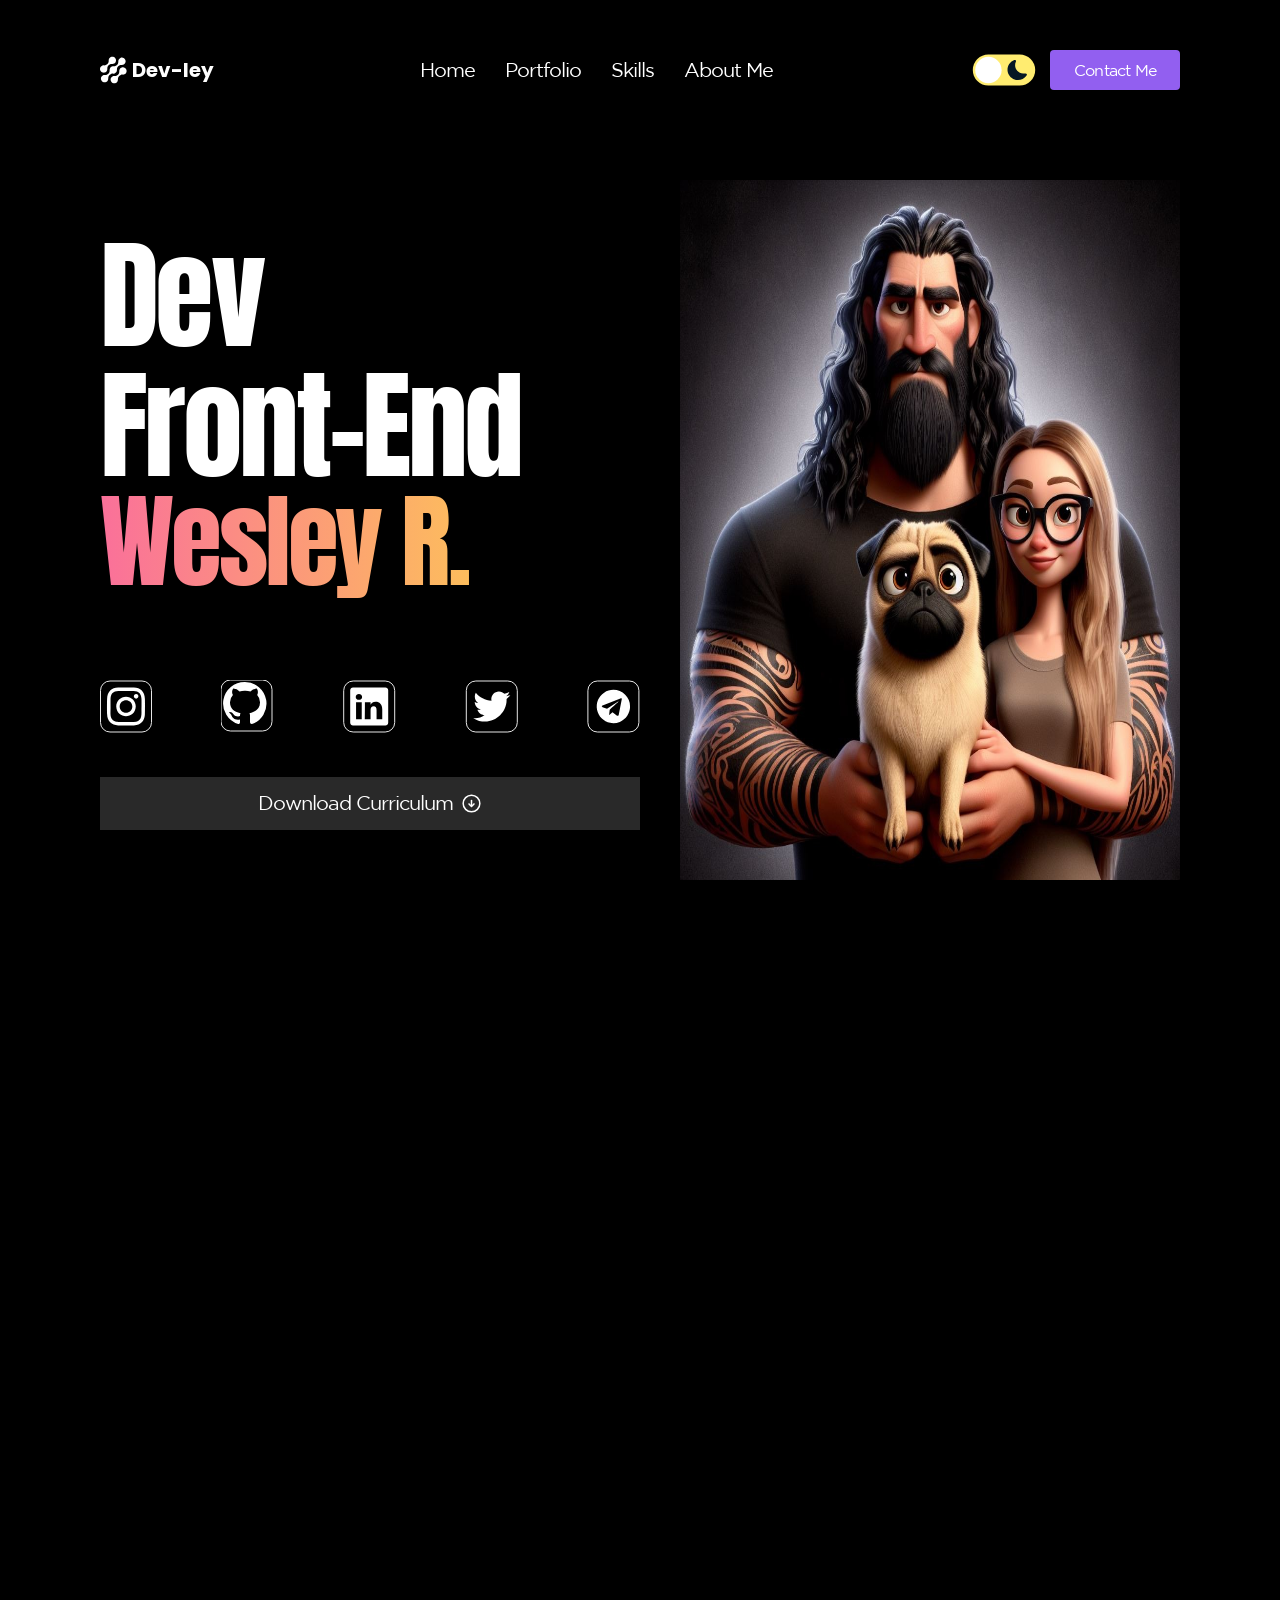
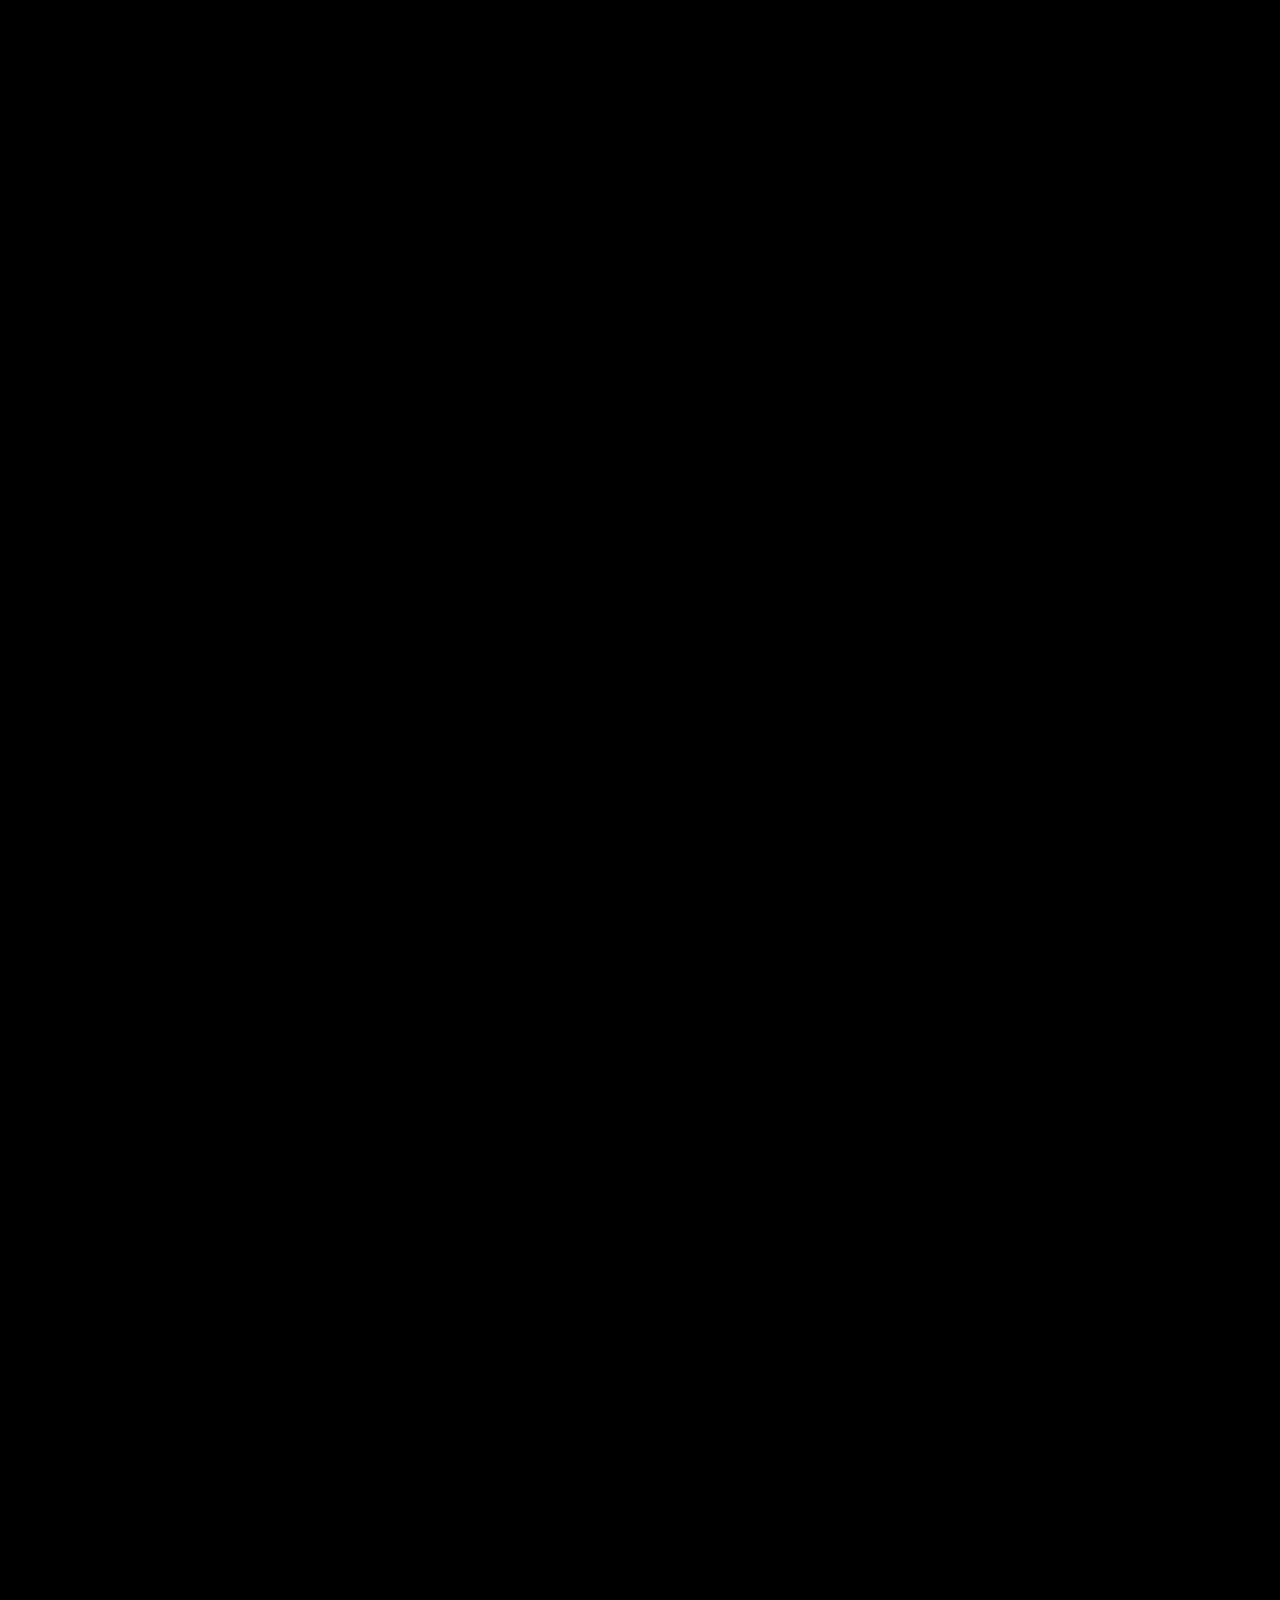
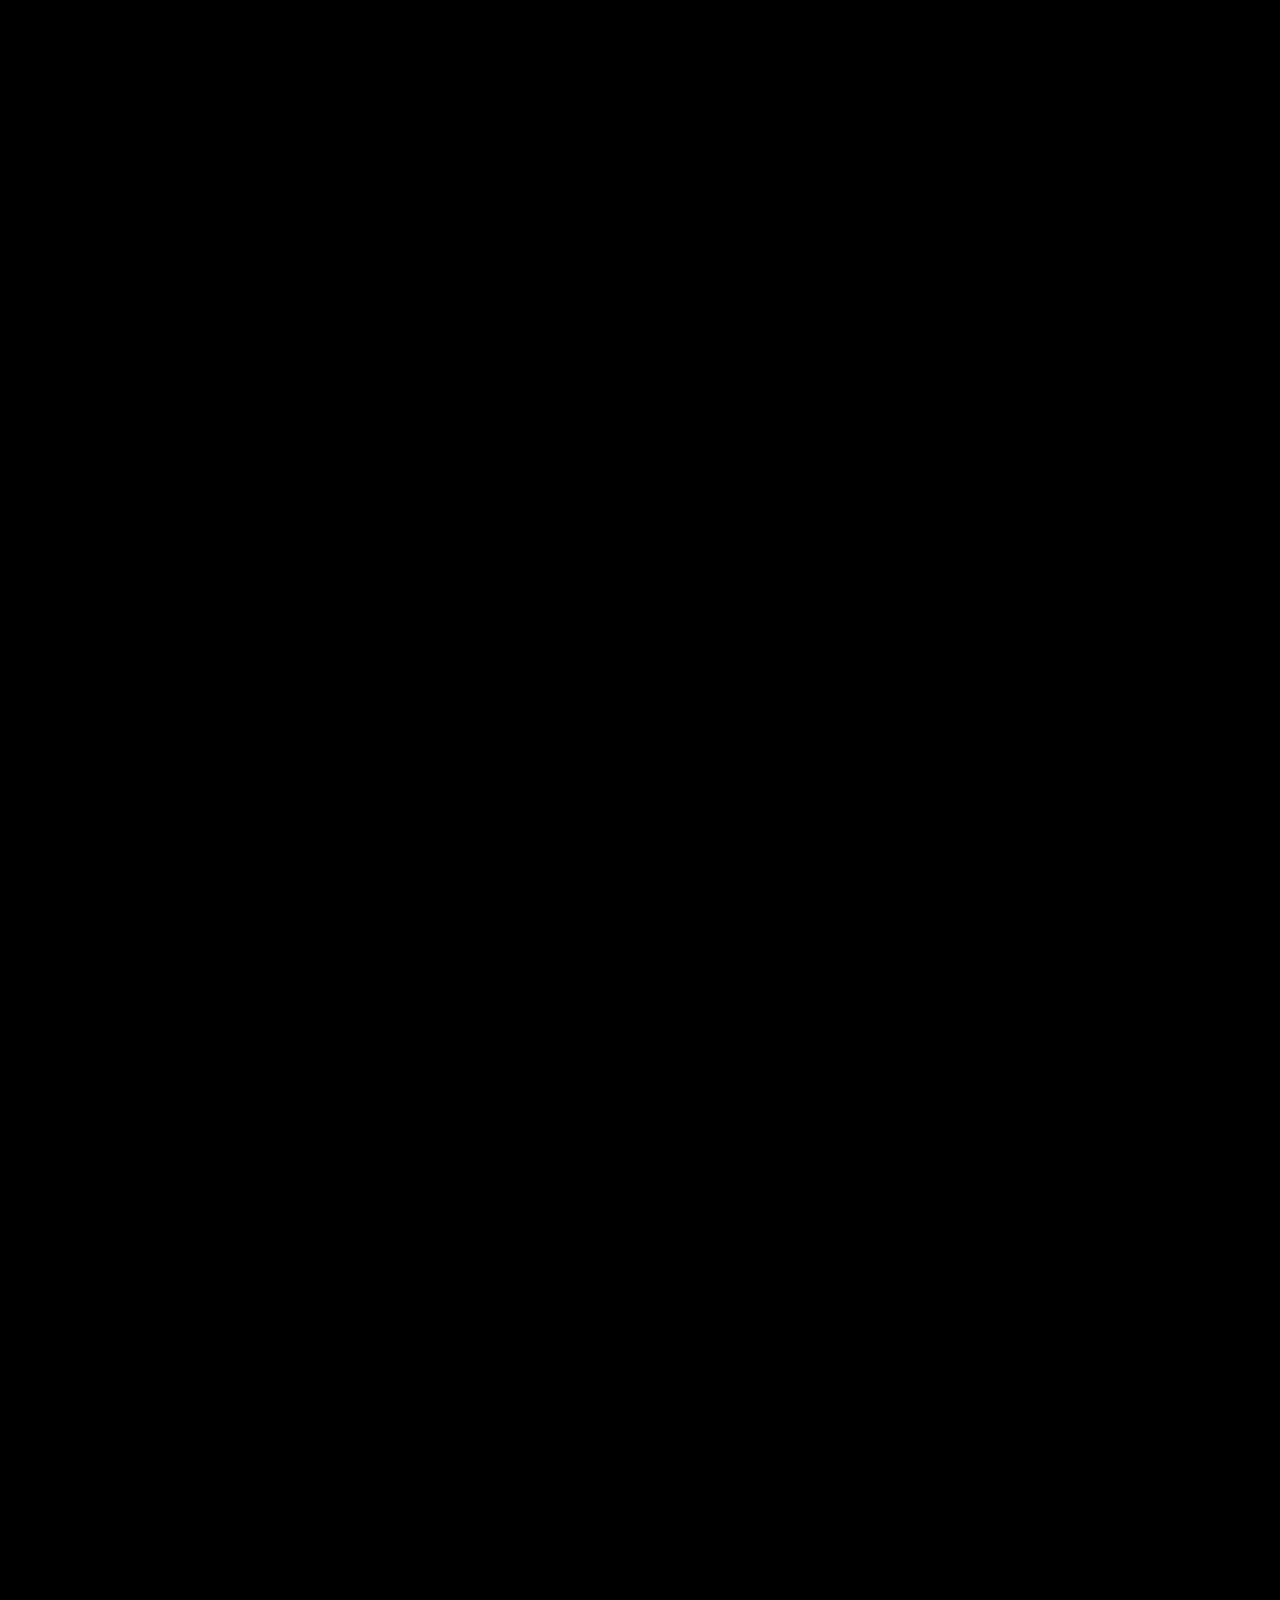
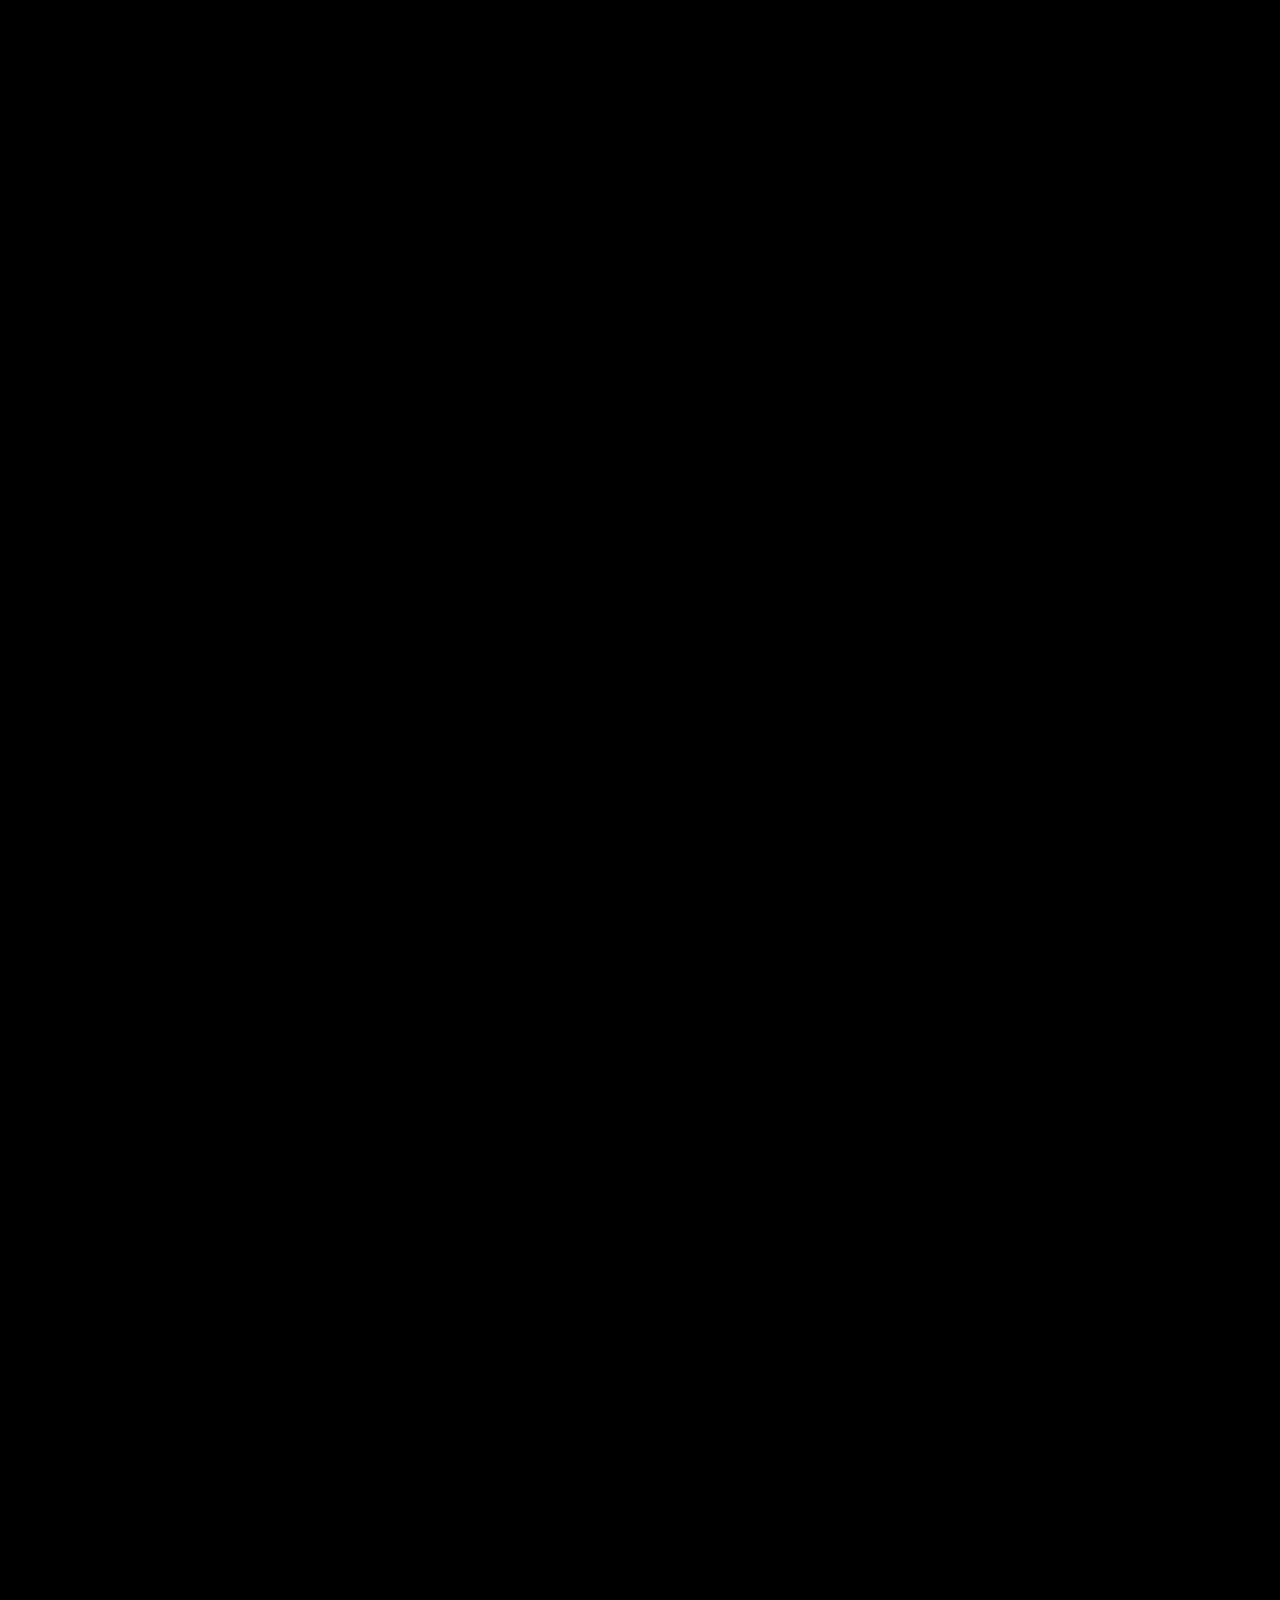
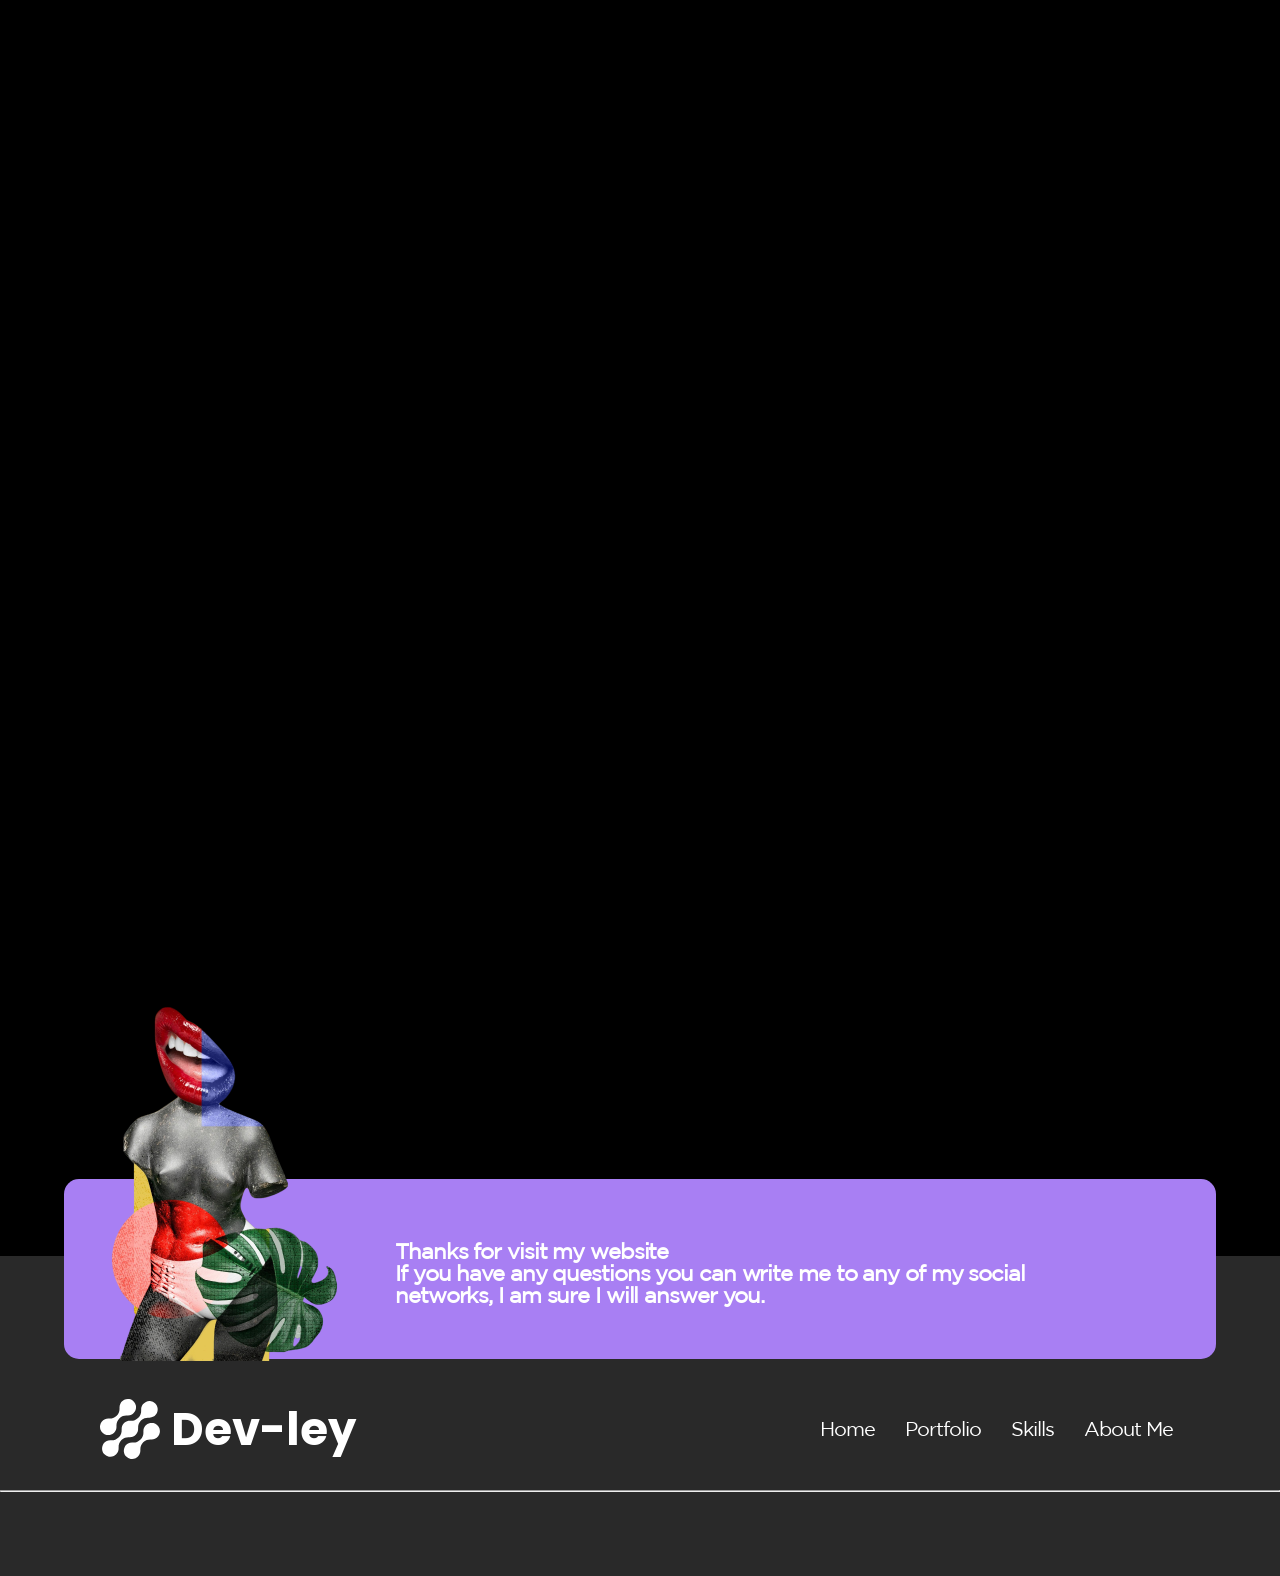
<file: index.html>
<!DOCTYPE html>
<html lang="pt-br">
<head>
    <meta charset="UTF-8">
    <meta name="viewport" content="width=device-width, initial-scale=1.0">
    <title>Wesley Rodrigues Portfolio</title>
    <link rel="stylesheet" href="style.css">
    <link rel="shortcut icon" href="img/favicon.jpg" type="image/x-icon">
</head>
<body class="body">

    <header class="header-desktop">

        <div class="logo-top">
            <svg width="27" height="28" viewBox="0 0 27 28" fill="none" xmlns="http://www.w3.org/2000/svg">
                <g id="Group 1">
                <path id="Vector" d="M20.3489 12.3703C19.9699 12.7516 19.6797 13.2118 19.4989 13.718C19.3181 14.2243 19.2512 14.7642 19.3029 15.2993L19.2849 15.2813C19.3381 15.9112 19.2531 16.545 19.036 17.1387C18.8189 17.7323 18.4749 18.2714 18.028 18.7184C17.581 19.1653 17.0419 19.5094 16.4482 19.7264C15.8546 19.9435 15.2207 20.0285 14.5909 19.9753L14.6089 19.9933C13.8555 19.9232 13.0988 20.0871 12.4419 20.4628C11.7851 20.8385 11.2601 21.4076 10.9386 22.0926C10.6171 22.7776 10.5146 23.545 10.6452 24.2904C10.7759 25.0357 11.1332 25.7226 11.6685 26.2574C12.2038 26.7922 12.891 27.1489 13.6364 27.2788C14.3819 27.4088 15.1492 27.3056 15.8339 26.9835C16.5186 26.6613 17.0872 26.1359 17.4623 25.4787C17.8374 24.8215 18.0007 24.0647 17.9299 23.3113L17.9489 23.3293C17.8957 22.6995 17.9806 22.0656 18.1977 21.4719C18.4148 20.8783 18.7589 20.3392 19.2058 19.8922C19.6528 19.4453 20.1919 19.1012 20.7855 18.8842C21.3792 18.6671 22.013 18.5821 22.6429 18.6353L22.6239 18.6173C23.2393 18.6726 23.8588 18.5717 24.4249 18.3239C24.9909 18.0761 25.4853 17.6894 25.8621 17.1997C26.2389 16.71 26.4861 16.133 26.5805 15.5224C26.675 14.9117 26.6138 14.2871 26.4026 13.7063C26.1914 13.1256 25.837 12.6076 25.3723 12.2003C24.9076 11.793 24.3476 11.5096 23.7442 11.3764C23.1408 11.2432 22.5135 11.2644 21.9205 11.4381C21.3275 11.6119 20.788 11.9325 20.3519 12.3703H20.3489Z" fill="var(--color-white)"/>
                <path id="Vector_2" d="M12.9718 17.6353L12.9528 17.6173C13.4881 17.6712 14.0287 17.6055 14.5356 17.4249C15.0424 17.2443 15.5028 16.9534 15.8834 16.5731C16.2639 16.1928 16.5553 15.7326 16.7362 15.2259C16.9172 14.7192 16.9833 14.1787 16.9298 13.6433L16.9488 13.6613C16.8956 13.0314 16.9806 12.3976 17.1976 11.8039C17.4147 11.2103 17.7588 10.6712 18.2057 10.2242C18.6527 9.77726 19.1918 9.43316 19.7854 9.21616C20.3791 8.99902 21.0129 8.91409 21.6428 8.96726L21.6238 8.94926C22.3773 9.02006 23.1342 8.85662 23.7914 8.48136C24.4487 8.1061 24.9741 7.53723 25.2961 6.85236C25.6181 6.1675 25.721 5.39997 25.5908 4.65446C25.4606 3.90895 25.1036 3.22177 24.5684 2.68663C24.0333 2.1515 23.3461 1.79446 22.6006 1.66424C21.8551 1.53401 21.0876 1.63692 20.4027 1.95894C19.7178 2.28095 19.149 2.8064 18.7737 3.46361C18.3984 4.12081 18.235 4.87778 18.3058 5.63126L18.2878 5.61226C18.3411 6.24215 18.2563 6.87609 18.0393 7.46981C17.8223 8.06353 17.4782 8.60272 17.0313 9.04976C16.5843 9.49666 16.0451 9.84076 15.4514 10.0578C14.8576 10.2748 14.2237 10.3596 13.5938 10.3063L13.6118 10.3253C13.0765 10.2714 12.5358 10.3371 12.029 10.5177C11.5222 10.6982 11.0618 10.9892 10.6812 11.3695C10.3006 11.7498 10.0093 12.21 9.82834 12.7167C9.64744 13.2234 9.58134 13.7639 9.63484 14.2993L9.61684 14.2813C9.66984 14.9111 9.58474 15.5449 9.36764 16.1385C9.15044 16.732 8.80644 17.2711 8.35954 17.718C7.9126 18.1649 7.37356 18.5089 6.78 18.7261C6.18644 18.9432 5.55265 19.0283 4.92284 18.9753L4.94084 18.9933C4.18736 18.9225 3.43039 19.0859 2.77318 19.4612C2.11598 19.8365 1.59053 20.4053 1.26852 21.0902C0.946502 21.7751 0.843582 22.5426 0.973812 23.2881C1.10404 24.0336 1.46108 24.7208 1.99621 25.2559C2.53135 25.7911 3.21853 26.1481 3.96404 26.2783C4.70955 26.4085 5.47708 26.3056 6.16195 25.9836C6.84681 25.6616 7.41568 25.1362 7.79094 24.479C8.16624 23.8217 8.32964 23.0648 8.25884 22.3113L8.27784 22.3293C8.22464 21.6994 8.30964 21.0656 8.52674 20.4719C8.74374 19.8783 9.08784 19.3392 9.53474 18.8922C9.98174 18.4453 10.5208 18.1012 11.1144 17.8842C11.7081 17.6671 12.3419 17.5821 12.9718 17.6353Z" fill="var(--color-white)"/>
                <path id="Vector_3" d="M6.2699 15.628C6.64892 15.2468 6.9391 14.7866 7.11974 14.2803C7.30038 13.774 7.36702 13.234 7.3149 12.699L7.33389 12.717C7.28069 12.087 7.36565 11.4529 7.58286 10.8591C7.80007 10.2653 8.1443 9.72606 8.5915 9.27906C9.0387 8.83208 9.578 8.48809 10.1719 8.27114C10.7658 8.05418 11.3999 7.96948 12.0299 8.02296L12.0109 8.00496C12.7641 8.07553 13.5208 7.91204 14.1777 7.5368C14.8346 7.16157 15.3597 6.59284 15.6816 5.90819C16.0034 5.22353 16.1062 4.45628 15.976 3.71105C15.8458 2.96582 15.4888 2.2789 14.9539 1.74396C14.419 1.20902 13.732 0.852103 12.9868 0.721883C12.2416 0.591653 11.4743 0.694473 10.7897 1.01629C10.105 1.33811 9.5363 1.86328 9.1611 2.52018C8.7858 3.17708 8.6223 3.93374 8.6929 4.68696L8.6749 4.66896C8.7281 5.29881 8.6431 5.93268 8.426 6.52632C8.2089 7.11996 7.86492 7.65907 7.41796 8.10603C6.97101 8.55299 6.43189 8.89702 5.83825 9.11406C5.24461 9.33116 4.61075 9.41616 3.9809 9.36296L3.9989 9.38096C3.38347 9.32576 2.76406 9.42686 2.19808 9.67476C1.6321 9.92266 1.13785 10.3095 0.761139 10.7993C0.384429 11.289 0.137449 11.866 0.0430689 12.4766C-0.0513011 13.0873 0.0099889 13.7119 0.221259 14.2925C0.432529 14.8732 0.786959 15.3911 1.25169 15.7983C1.71642 16.2056 2.27642 16.4889 2.8798 16.6221C3.48317 16.7552 4.1104 16.7339 4.70337 16.5602C5.29633 16.3864 5.83583 16.0658 6.27189 15.628H6.2699Z" fill="var(--color-white)"/>
                </g>
            </svg>
            <h1>Dev-ley</h1>
        </div>

        <nav class="navbar">
            <a href="index.html">Home</a><a href="#Portfolio">Portfolio</a><a href="#Skills">Skills</a><a href="#About">About Me</a>
        </nav>

        <div class="bt-header-desktop">
            <div class="change-mode">
                <input type="checkbox" class="checkbox" id="chk" />
                <label class="label" for="chk">
                    <img src="img/header/sun.svg" class="fas fa-sun"></img>
                    <img src="img/header/moon.svg" class="fas fa-moon"></img>
                <div class="ball"></div>
                </label>
            </div>   
            <a href="#">Contact Me</a>
        </div>

    </header>

    <header class="header-mobile">

        <div class="conteiner-hamburger">
            <div class="logo-top">
                <img src="img/header/logo.svg" alt="Logo">
                <h1>Dev-ley</h1>
            </div>

            <div class="menu-responsivo"></div>
            <nav class="navbar-mobile">
                <div class="conteiner-menu">
                    <a href="index.html">Home</a><a href="#Portfolio">Portfolio</a><a href="#Skills">Skills</a><a href="#About">About Me</a>
                </div>

                <div class="change-mode">
                    <input type="checkbox" class="checkbox" id="chk2" />
                    <label class="label" for="chk">
                        <img src="img/header/sun.svg" class="fas fa-sun"></img>
                        <img src="img/header/moon.svg" class="fas fa-moon"></img>
                    <div class="ball"></div>
                    </label>
                </div>   
            </nav>
        </div>

    </header>
    
    <section class="PRODUCT">

        <div class="conteiner1-Product">
            <div class="text-Product">
                <h2>Dev <br>Front-End</h2>
                <h3>Wesley R.</h3>
            </div>

            <div class="icons-Product">
                <a target="_blank" href="https://www.instagram.com/leynvc/">
                    <svg width="52" height="53" viewBox="0 0 52 53" fill="none" xmlns="http://www.w3.org/2000/svg">
                        <rect x="0.5" y="1" width="51" height="51" rx="9.5" stroke="var(--color-border)"/>
                        <path d="M36.1408 14.0801C33.1008 14.1733 33.1016 18.5469 36.1408 18.6393C39.1808 18.5461 39.18 14.1725 36.1408 14.0801ZM26 16.7193C20.612 16.7193 16.2444 21.0985 16.2444 26.5005C16.7584 39.4753 35.2432 39.4717 35.7552 26.5005C35.7556 21.0985 31.3876 16.7193 26 16.7193ZM26 32.8497C22.5028 32.8497 19.6676 30.0069 19.6676 26.5005C20.0012 18.0785 32.0004 18.0805 32.3328 26.5005C32.3324 30.0073 29.4972 32.8497 26 32.8497Z" fill="var(--color-white)"/>
                        <path d="M44.8832 18.6673C44.7424 12.0005 40.5008 7.75645 33.8324 7.61685C32.2312 7.46245 19.7696 7.45965 18.1672 7.61685C11.5004 7.75765 7.25636 11.9993 7.11676 18.6677C6.96236 20.2665 6.95916 32.7321 7.11676 34.3329C7.24116 40.9781 11.5212 45.2593 18.1672 45.3833C19.7684 45.5393 32.23 45.5393 33.8324 45.3833C35.8544 45.2909 37.2356 44.9697 38.444 44.5001C42.6788 42.8085 44.748 39.0457 44.8832 34.3325C45.0376 32.7313 45.0404 20.2697 44.8832 18.6673ZM33.6764 41.9637C32.1008 42.1141 19.9 42.1165 18.3232 41.9637C16.4712 41.8793 15.4652 41.5697 14.7956 41.3097C9.01596 38.6289 10.808 33.2077 10.5356 25.7665C10.5416 24.0381 10.532 20.5521 10.536 18.8237C10.7668 13.6709 13.1936 11.2853 18.3232 11.0365C19.9008 10.8861 32.0984 10.8837 33.6764 11.0365C38.8308 11.2673 41.214 13.6941 41.4636 18.8233C41.5656 20.0549 41.6396 26.7781 41.4636 30.1805C41.6536 36.5709 41.3624 41.5889 33.6764 41.9637Z" fill="var(--color-white)"/>
                    </svg>
                </a>
                <a target="_blank" href="https://github.com/dev-ley">
                    <svg width="53" height="53px" viewBox="0 0 53 53" fill="none" xmlns="http://www.w3.org/2000/svg">
                        <rect x="0" y="0" width="51" height="51" rx="9.5" stroke="var(--color-border)"/>
                        <g id="icons_Q2" data-name="icons Q2">
                            <path d="M24,1.9a21.6,21.6,0,0,0-6.8,42.2c1,.2,1.8-.9,1.8-1.8V39.4c-6,1.3-7.9-2.9-7.9-2.9a6.5,6.5,0,0,0-2.2-3.2C6.9,31.9,9,32,9,32a4.3,4.3,0,0,1,3.3,2c1.7,2.9,5.5,2.6,6.7,2.1a5.4,5.4,0,0,1,.5-2.9C12.7,32,9,28,9,22.6A10.7,10.7,0,0,1,11.9,15a6.2,6.2,0,0,1,.3-6.4,8.9,8.9,0,0,1,6.4,2.9,15.1,15.1,0,0,1,5.4-.8,17.1,17.1,0,0,1,5.4.7,9,9,0,0,1,6.4-2.8,6.5,6.5,0,0,1,.4,6.4A10.7,10.7,0,0,1,39,22.6C39,28,35.3,32,28.5,33.2a5.4,5.4,0,0,1,.5,2.9v6.2a1.8,1.8,0,0,0,1.9,1.8A21.7,21.7,0,0,0,24,1.9Z"  fill="var(--color-white)"/>
                          </g>
                        <defs>
                        <clipPath id="clip0_223_595">
                        <rect width="40" height="40" fill="var(--color-white)" transform="translate(6.59998 6.5)"/>
                        </clipPath>
                        </defs>
                    </svg>
                </a>
                <a target="_blank" href="https://www.linkedin.com/in/wr-dev/">
                    <svg width="53" height="53" viewBox="0 0 53 53" fill="none" xmlns="http://www.w3.org/2000/svg">
                        <rect x="0.699951" y="1" width="51" height="51" rx="9.5" stroke="var(--color-border)"/>
                        <path d="M42.3916 7.50535C36.5471 7.48895 14.9908 7.51655 10.0084 7.50535C8.45795 7.50535 7.19995 8.72495 7.19995 10.2269V42.7794C7.19995 44.2817 8.45795 45.5001 10.0084 45.5001H42.3916C43.9427 45.5001 45.2 44.2817 45.2 42.7789V10.2269C45.2 8.72495 43.9427 7.50535 42.3916 7.50535Z" fill="var(--color-white)"/>
                        <path d="M27.5811 39.302C27.5811 39.302 27.5811 29.7508 27.5811 29.7504C27.5255 27.9952 28.5747 26.3572 30.6859 26.2836C32.7431 26.2836 33.5663 27.852 33.5663 30.1516V39.3016H39.2519V29.494C39.2519 24.24 36.4471 21.7952 32.7059 21.7952C29.6387 21.7952 28.2915 23.5092 27.5431 24.6768L27.5811 22.1968H21.8955C21.9695 23.8016 21.8951 39.302 21.8951 39.302H27.5811ZM18.7479 31.8844V22.1964H13.0615V39.3016H18.7483C18.7471 37.5056 18.7503 33.6552 18.7479 31.8844ZM15.9059 19.8616C17.8883 19.8616 19.1227 18.548 19.1227 16.9068C19.1063 12.948 12.7211 12.992 12.7263 16.9064C12.7219 18.5604 13.9903 19.882 15.9059 19.8616Z" fill="var(--color-Bg)"/>
                    </svg>
                </a>
                <a target="_blank" href="#">
                    <svg width="53" height="53" viewBox="0 0 53 53" fill="none" xmlns="http://www.w3.org/2000/svg">
                        <rect x="1.30005" y="1" width="51" height="51" rx="9.5" stroke="var(--color-border)"/>
                        <path d="M45.3685 14.9486C44.0017 15.5558 42.5333 15.9642 40.9921 16.1486C42.5661 15.2058 43.7729 13.7134 44.3413 11.9338C42.8701 12.8066 41.2393 13.4406 39.5021 13.7834C38.1125 12.3022 36.1329 11.3766 33.9417 11.3766C29.0985 11.3118 25.3749 16.0434 26.5209 20.7306C20.1893 20.4134 14.5761 17.3798 10.8169 12.769C8.76526 16.1146 9.93006 20.899 13.1753 22.9414C11.9269 22.9014 10.7513 22.5586 9.72446 21.9886C9.67686 25.7106 12.3173 28.853 15.8361 29.5542C14.7549 29.8558 13.5093 29.903 12.3953 29.6854C13.3653 32.7118 16.1789 34.9158 19.5125 34.977C16.4985 37.3854 12.2789 38.641 8.23206 38.1322C24.5049 48.147 42.4941 35.0262 41.5653 18.8918C43.0545 17.8166 44.3473 16.4754 45.3685 14.9486Z" fill="var(--color-white)"/>
                    </svg>
                </a>
                <a target="_blank" href="#">
                    <svg width="53" height="53" viewBox="0 0 53 53" fill="none" xmlns="http://www.w3.org/2000/svg">
                        <rect x="0.900024" y="1" width="51" height="51" rx="9.5" stroke="var(--color-border)"/>
                        <path d="M26.3906 9.83301C23.0942 9.83301 19.8719 10.8105 17.131 12.6418C14.3902 14.4732 12.254 17.0762 10.9926 20.1216C9.7311 23.1671 9.40104 26.5182 10.0441 29.7512C10.6872 32.9842 12.2746 35.9539 14.6054 38.2848C16.9363 40.6157 19.906 42.203 23.139 42.8461C26.3721 43.4892 29.7232 43.1591 32.7686 41.8977C35.814 40.6362 38.417 38.5 40.2484 35.7592C42.0797 33.0184 43.0572 29.796 43.0572 26.4997C43.0574 24.3109 42.6264 22.1436 41.7889 20.1214C40.9514 18.0992 39.7237 16.2618 38.1761 14.7142C36.6284 13.1665 34.791 11.9388 32.7688 11.1013C30.7466 10.2638 28.5793 9.83283 26.3906 9.83301ZM31.6897 35.0871C31.6273 35.2427 31.5324 35.3831 31.4113 35.499C31.2903 35.6148 31.1458 35.7035 30.9877 35.759C30.8295 35.8144 30.6613 35.8355 30.4944 35.8206C30.3275 35.8058 30.1656 35.7554 30.0197 35.673L25.4953 32.1573L22.5914 34.8363C22.524 34.8861 22.4452 34.9182 22.3622 34.9295C22.2792 34.9408 22.1947 34.9311 22.1164 34.9012L22.6731 29.9205L22.6909 29.9346L22.7023 29.8363C22.7023 29.8363 30.844 22.4238 31.1756 22.1079C31.5114 21.7929 31.4006 21.7246 31.4006 21.7246C31.4197 21.3404 30.7981 21.7246 30.7981 21.7246L20.0106 28.6647L15.5181 27.1347C15.5181 27.1347 14.8281 26.8872 14.7631 26.343C14.6947 25.803 15.5406 25.5097 15.5406 25.5097L33.4022 18.4138C33.4022 18.4138 34.8706 17.7596 34.8706 18.843L31.6897 35.0871Z" fill="var(--color-white)"/>
                    </svg> 
                </a>

            </div>

            <a id="curriculo" href="download/Currículo wesley.pdf" target="_blank" download="download/Currículo wesley.pdf">
                <div class="download-Product">
                    <p>Download Curriculum </p>
                    <img src="img/product/arrow-down.svg" alt="Curriculo Wesley">
                </div>
            </a>
        </div>



        <div class="conteiner3-Product">
            <img src="img/product/Img Wesley.jpeg" alt="imagem de uma estatua com uma boca no lugar da cabeça">
        </div>
    </section>


    <section id="Portfolio" class="PORTFOLIO">
        <h1 class="hidden">PORTFOLIO</h1>
        <div class="conteiner-portfolio">
            <div class="conteiner-portfolio" id="portfolio-container">
            <!-- Cards Gerado Por Js-->
            </div>
        </div>
    </section>

   <section id="Skills" class="SKILLS">
        <h1 class="hidden">SKILLS</h1>
            <div id="conteiner-skill" class="conteiner-skill">
            <!-- Cards Gerado Por Js-->
            </div>
    </section>

   <section class="TESTIMONY hidden">
        <div class="conteiner-testimony">
            <h3>Every day a step</h3>
            <p>Every day is an opportunity to make progress towards your goals. Stay focused, persevere with determination, and remember that every small step counts. Do not underestimate the power of constant progress, even if it's just a small advancement!</p>
            <img src="img/testimony/Shield 1.svg" alt="iagem de um escudo">
        </div>
    </section>

   <section id="About" class="ABOUT-ME">
        <div class="conteiner-about">
            <div class="conteiner1-about hidden">
                <div class="box-about-text1">
                    <div class="titulo-about">
                        <h2>ABOUT ME</h2>
                        <img src="img/about-me/Zig Zag.png" alt="vetor de zig zag">
                    </div>
                    <div class="paragraph-about1">
                        <p>I am a <span>Frontend Developer</span> As a Frontend Developer, I create interactive user interfaces for web and mobile apps using <span>HTML, CSS, JavaScript and React</span>. I excel in optimizing performance, responsiveness, and accessibility for high-quality user experiences.  </p>
                    </div>
                </div>
                <div class="box-about-img1">
                    <img src="img/about-me/o-papel-do-programador-na-definicao-da-estrategia-digital_15aa61961ff3a95c582773cbeaeb5be7.webp" alt="">
                </div>
            </div>

            <div class="conteiner2-about hidden">
                <div class="box-about-img2">
                    <img src="img/about-me/istockphoto-1174690086-612x612.jpg" alt="">
                </div>
                <div class="paragraph-about2">
                    <p>I am passionate about <span>never stop learning</span>, I am constantly training and learning about new and changing <span>technology</span> trends that way I bring an updated opinion of the Tech industry.
                    </p>
                </div>
            </div>
         
            <div class="conteiner3-about hidden">
                <div class="box-about-text3">
                    <div class="paragraph-about3">
                        <p>My full name is <span class="span1">Wesley Barbosa Rodrigues</span> and more than what I said before I am a dreamer, I am proudly <span class="span3">Brazilian</span> and in me you will find a human being with the desire to do his best to help others.
                        </p>
                    </div>
                </div>
                <div class="box-about-img3">
                    <img src="img/about-me/ajuda.jpg" alt="">
                </div>
            </div>
        </div>
    </section>

    <article class="conteiner-Pops">
        <div class="box-footer">
            <img src="img/footer/Escultures.png" alt="">
            <p>Thanks for visit my website <br>
            If you have any questions you can write me to any of my social networks, I am sure I will answer you.
            </p>
        </div>
    </article>

    <footer class="FOOTER">
        <div class="conteiner-footer">
            <div class="footer-logo">
                <img src="img/footer/logonav.svg" alt="">
                <h3>Dev-ley</h3>
            </div>

            <nav class="footer-nav">
                <a href="">Home</a><a href="#Portfolio">Portfolio</a><a href="#Skills">Skills</a><a href="#About">About Me</a>
            </nav>
        </div>
        <hr>
    </footer>
    
    <script type="module" src="index.js"></script>
</body>
</html>
</file>
<file: style.css>
@import url('https://fonts.googleapis.com/css2?family=Anton&family=Poppins:ital,wght@0,100;0,200;0,300;0,400;0,500;0,600;0,700;0,800;0,900;1,100;1,200;1,300;1,400;1,500;1,600;1,700;1,800;1,900&display=swap');

@import url(css/header.css); @import url(css/product.css);
@import url(css/rates.css); @import url(css/portfolio.css); 
@import url(css/skills.css); @import url(css/testimony.css);
@import url(css/about-me.css); @import url(css/footer.css);

@font-face {
    font-family: 'Gotham' ;
    src: url(fonts/Gotham-Font/GothamBook.ttf);
}
@font-face {
    font-family: 'Gotham-Black' ;
    src: url(fonts/Gotham-Font/Gotham-Black.otf);
}

:root {
    --color-Main: #000000;
    --color-Mainlight: #292929;
    --color-Mainlightbd: #646464;
    --color-Destaque: #925FF0;
    --color-Destaque2: #E9DFFC;
    --color-Destaque3: #784DC7;
    --color-Rates: #C8FEC7;
    --color-Ratesbg: #0B0B0B;
    --color-Bg: #000000;
    --color-BtChanceBg: #FFEC70;
    --color-white: #ffffff;
    --color-Gradiente: #FA709A e #FEE140;
    --font-Principal:  'Poppins', sans-serif;
    --font-Secundaria: 'Gotham';
    --font-Terciaria: 'Anton', sans-serif;
}

*{
    padding: 0;
    margin: 0;
    box-sizing: border-box;
}

.body {
    --color-Main: #000000;
    --color-Bg: #000000;
    --color-white: #ffffff;
    --color-border: #E6E6E6;
    --color-BtChanceBg: #FFEC70;
    --color-Destaque: #925FF0;
    --color-Ratesbg: #0B0B0B;
    --color-Rates: #C8FEC7;
    background-color: var(--color-Bg);
    transition: 0.5s;
}

.body.dark {
    --color-Main: #fff;
    --color-Mainlight: #292929;
    --color-Rates: #64C661;
    --color-Ratesbg: #F6FFF6;
    --color-Bg: #fff;
    --color-white: #292929;
    --color-Mainlightbd: #000000;
    --color-BtChanceBg: #051724;
    --color-Destaque: #292929;
}
</file>
